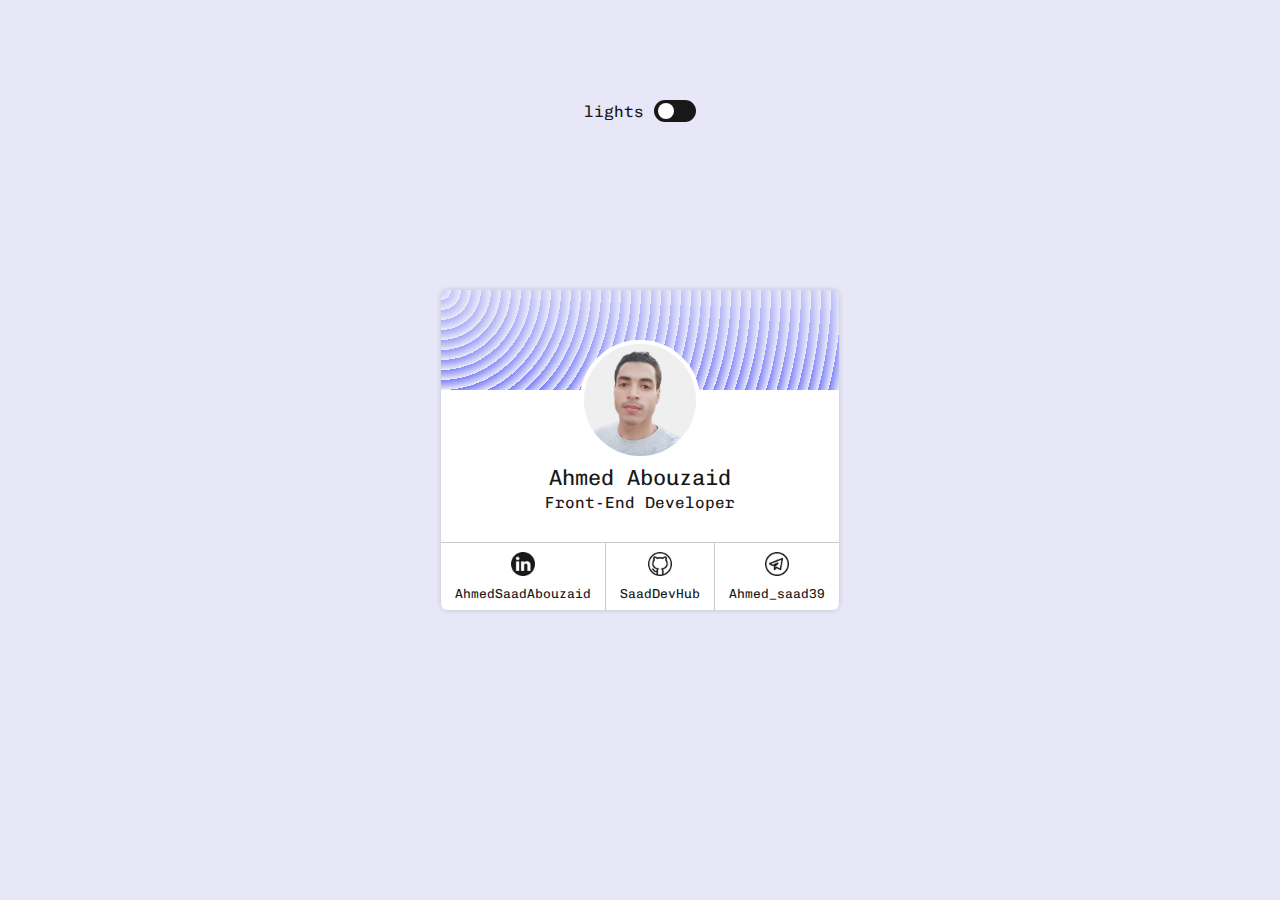
<file: index.html>
<!DOCTYPE html>
<html lang="en">
  <head>
    <meta charset="UTF-8" />
    <meta name="viewport" content="width=device-width, initial-scale=1.0" />
    <title>Ahmed Abouzaid</title>
    <link rel="preconnect" href="https://fonts.googleapis.com" />
    <link rel="preconnect" href="https://fonts.gstatic.com" crossorigin />
    <link
      href="https://fonts.googleapis.com/css2?family=Chivo+Mono:wght@500;600;700&display=swap"
      rel="stylesheet"
    />
    <link rel="stylesheet" href="./styles.css" />
  </head>
  <body>
    <div class="container">
      <div class="lights-switch">
        lights
        <input class="lights-input" type="checkbox" id="lights-input" />
        <label class="lights-label" for="lights-input"></label>
      </div>
      <article class="card">
        <div class="lights-container">
          <svg
            class="lights"
            width="484"
            height="66"
            viewBox="0 0 484 66"
            fill="none"
            xmlns="http://www.w3.org/2000/svg"
          >
            <path
              class="bulb-odd"
              d="M27 20.5C27 24.3679 26.1329 27.8202 24.7813 30.27C23.4102 32.7551 21.6775 34 20 34C18.3225 34 16.5898 32.7551 15.2187 30.27C13.8671 27.8202 13 24.3679 13 20.5C13 16.6321 13.8671 13.1798 15.2187 10.73C16.5898 8.24494 18.3225 7 20 7C21.6775 7 23.4102 8.24494 24.7813 10.73C26.1329 13.1798 27 16.6321 27 20.5Z"
              fill="#EB5757"
            />
            <path
              d="M27 20.5C27 24.3679 26.1329 27.8202 24.7813 30.27C23.4102 32.7551 21.6775 34 20 34C18.3225 34 16.5898 32.7551 15.2187 30.27C13.8671 27.8202 13 24.3679 13 20.5C13 16.6321 13.8671 13.1798 15.2187 10.73C16.5898 8.24494 18.3225 7 20 7C21.6775 7 23.4102 8.24494 24.7813 10.73C26.1329 13.1798 27 16.6321 27 20.5Z"
              stroke="black"
              stroke-width="2"
            />
            <path
              d="M27 20.5C27 24.3679 26.1329 27.8202 24.7813 30.27C23.4102 32.7551 21.6775 34 20 34C18.3225 34 16.5898 32.7551 15.2187 30.27C13.8671 27.8202 13 24.3679 13 20.5C13 16.6321 13.8671 13.1798 15.2187 10.73C16.5898 8.24494 18.3225 7 20 7C21.6775 7 23.4102 8.24494 24.7813 10.73C26.1329 13.1798 27 16.6321 27 20.5Z"
              stroke="black"
              stroke-opacity="0.2"
              stroke-width="2"
            />
            <path
              class="bulb-even"
              d="M153 39.5C153 43.3679 152.133 46.8202 150.781 49.27C149.41 51.7551 147.678 53 146 53C144.322 53 142.59 51.7551 141.219 49.27C139.867 46.8202 139 43.3679 139 39.5C139 35.6321 139.867 32.1798 141.219 29.73C142.59 27.2449 144.322 26 146 26C147.678 26 149.41 27.2449 150.781 29.73C152.133 32.1798 153 35.6321 153 39.5Z"
              fill="#F2C94C"
            />
            <path
              d="M153 39.5C153 43.3679 152.133 46.8202 150.781 49.27C149.41 51.7551 147.678 53 146 53C144.322 53 142.59 51.7551 141.219 49.27C139.867 46.8202 139 43.3679 139 39.5C139 35.6321 139.867 32.1798 141.219 29.73C142.59 27.2449 144.322 26 146 26C147.678 26 149.41 27.2449 150.781 29.73C152.133 32.1798 153 35.6321 153 39.5Z"
              stroke="black"
              stroke-width="2"
            />
            <path
              d="M153 39.5C153 43.3679 152.133 46.8202 150.781 49.27C149.41 51.7551 147.678 53 146 53C144.322 53 142.59 51.7551 141.219 49.27C139.867 46.8202 139 43.3679 139 39.5C139 35.6321 139.867 32.1798 141.219 29.73C142.59 27.2449 144.322 26 146 26C147.678 26 149.41 27.2449 150.781 29.73C152.133 32.1798 153 35.6321 153 39.5Z"
              stroke="black"
              stroke-opacity="0.2"
              stroke-width="2"
            />
            <path
              class="bulb-odd"
              d="M107 34.5C107 38.3679 106.133 41.8202 104.781 44.27C103.41 46.7551 101.678 48 100 48C98.3225 48 96.5898 46.7551 95.2187 44.27C93.8671 41.8202 93 38.3679 93 34.5C93 30.6321 93.8671 27.1798 95.2187 24.73C96.5898 22.2449 98.3225 21 100 21C101.678 21 103.41 22.2449 104.781 24.73C106.133 27.1798 107 30.6321 107 34.5Z"
              fill="#EB5757"
            />
            <path
              d="M107 34.5C107 38.3679 106.133 41.8202 104.781 44.27C103.41 46.7551 101.678 48 100 48C98.3225 48 96.5898 46.7551 95.2187 44.27C93.8671 41.8202 93 38.3679 93 34.5C93 30.6321 93.8671 27.1798 95.2187 24.73C96.5898 22.2449 98.3225 21 100 21C101.678 21 103.41 22.2449 104.781 24.73C106.133 27.1798 107 30.6321 107 34.5Z"
              stroke="black"
              stroke-width="2"
            />
            <path
              d="M107 34.5C107 38.3679 106.133 41.8202 104.781 44.27C103.41 46.7551 101.678 48 100 48C98.3225 48 96.5898 46.7551 95.2187 44.27C93.8671 41.8202 93 38.3679 93 34.5C93 30.6321 93.8671 27.1798 95.2187 24.73C96.5898 22.2449 98.3225 21 100 21C101.678 21 103.41 22.2449 104.781 24.73C106.133 27.1798 107 30.6321 107 34.5Z"
              stroke="black"
              stroke-opacity="0.2"
              stroke-width="2"
            />
            <path
              class="bulb-even"
              d="M63 27.5C63 31.3679 62.1329 34.8202 60.7813 37.27C59.4102 39.7551 57.6775 41 56 41C54.3225 41 52.5898 39.7551 51.2187 37.27C49.8671 34.8202 49 31.3679 49 27.5C49 23.6321 49.8671 20.1798 51.2187 17.73C52.5898 15.2449 54.3225 14 56 14C57.6775 14 59.4102 15.2449 60.7813 17.73C62.1329 20.1798 63 23.6321 63 27.5Z"
              fill="#F2C94C"
            />
            <path
              d="M63 27.5C63 31.3679 62.1329 34.8202 60.7813 37.27C59.4102 39.7551 57.6775 41 56 41C54.3225 41 52.5898 39.7551 51.2187 37.27C49.8671 34.8202 49 31.3679 49 27.5C49 23.6321 49.8671 20.1798 51.2187 17.73C52.5898 15.2449 54.3225 14 56 14C57.6775 14 59.4102 15.2449 60.7813 17.73C62.1329 20.1798 63 23.6321 63 27.5Z"
              stroke="black"
              stroke-width="2"
            />
            <path
              d="M63 27.5C63 31.3679 62.1329 34.8202 60.7813 37.27C59.4102 39.7551 57.6775 41 56 41C54.3225 41 52.5898 39.7551 51.2187 37.27C49.8671 34.8202 49 31.3679 49 27.5C49 23.6321 49.8671 20.1798 51.2187 17.73C52.5898 15.2449 54.3225 14 56 14C57.6775 14 59.4102 15.2449 60.7813 17.73C62.1329 20.1798 63 23.6321 63 27.5Z"
              stroke="black"
              stroke-opacity="0.2"
              stroke-width="2"
            />
            <path
              class="bulb-odd"
              d="M397 33.5C397 37.3679 396.133 40.8202 394.781 43.27C393.41 45.7551 391.678 47 390 47C388.322 47 386.59 45.7551 385.219 43.27C383.867 40.8202 383 37.3679 383 33.5C383 29.6321 383.867 26.1798 385.219 23.73C386.59 21.2449 388.322 20 390 20C391.678 20 393.41 21.2449 394.781 23.73C396.133 26.1798 397 29.6321 397 33.5Z"
              fill="#EB5757"
            />
            <path
              d="M397 33.5C397 37.3679 396.133 40.8202 394.781 43.27C393.41 45.7551 391.678 47 390 47C388.322 47 386.59 45.7551 385.219 43.27C383.867 40.8202 383 37.3679 383 33.5C383 29.6321 383.867 26.1798 385.219 23.73C386.59 21.2449 388.322 20 390 20C391.678 20 393.41 21.2449 394.781 23.73C396.133 26.1798 397 29.6321 397 33.5Z"
              stroke="black"
              stroke-width="2"
            />
            <path
              d="M397 33.5C397 37.3679 396.133 40.8202 394.781 43.27C393.41 45.7551 391.678 47 390 47C388.322 47 386.59 45.7551 385.219 43.27C383.867 40.8202 383 37.3679 383 33.5C383 29.6321 383.867 26.1798 385.219 23.73C386.59 21.2449 388.322 20 390 20C391.678 20 393.41 21.2449 394.781 23.73C396.133 26.1798 397 29.6321 397 33.5Z"
              stroke="black"
              stroke-opacity="0.2"
              stroke-width="2"
            />
            <path
              class="bulb-even"
              d="M437 26.5C437 30.3679 436.133 33.8202 434.781 36.27C433.41 38.7551 431.678 40 430 40C428.322 40 426.59 38.7551 425.219 36.27C423.867 33.8202 423 30.3679 423 26.5C423 22.6321 423.867 19.1798 425.219 16.73C426.59 14.2449 428.322 13 430 13C431.678 13 433.41 14.2449 434.781 16.73C436.133 19.1798 437 22.6321 437 26.5Z"
              fill="#F2C94C"
            />
            <path
              d="M437 26.5C437 30.3679 436.133 33.8202 434.781 36.27C433.41 38.7551 431.678 40 430 40C428.322 40 426.59 38.7551 425.219 36.27C423.867 33.8202 423 30.3679 423 26.5C423 22.6321 423.867 19.1798 425.219 16.73C426.59 14.2449 428.322 13 430 13C431.678 13 433.41 14.2449 434.781 16.73C436.133 19.1798 437 22.6321 437 26.5Z"
              stroke="black"
              stroke-width="2"
            />
            <path
              d="M437 26.5C437 30.3679 436.133 33.8202 434.781 36.27C433.41 38.7551 431.678 40 430 40C428.322 40 426.59 38.7551 425.219 36.27C423.867 33.8202 423 30.3679 423 26.5C423 22.6321 423.867 19.1798 425.219 16.73C426.59 14.2449 428.322 13 430 13C431.678 13 433.41 14.2449 434.781 16.73C436.133 19.1798 437 22.6321 437 26.5Z"
              stroke="black"
              stroke-opacity="0.2"
              stroke-width="2"
            />
            <path
              class="bulb-even"
              d="M351 39.5C351 43.3679 350.133 46.8202 348.781 49.27C347.41 51.7551 345.678 53 344 53C342.322 53 340.59 51.7551 339.219 49.27C337.867 46.8202 337 43.3679 337 39.5C337 35.6321 337.867 32.1798 339.219 29.73C340.59 27.2449 342.322 26 344 26C345.678 26 347.41 27.2449 348.781 29.73C350.133 32.1798 351 35.6321 351 39.5Z"
              fill="#F2C94C"
            />
            <path
              d="M351 39.5C351 43.3679 350.133 46.8202 348.781 49.27C347.41 51.7551 345.678 53 344 53C342.322 53 340.59 51.7551 339.219 49.27C337.867 46.8202 337 43.3679 337 39.5C337 35.6321 337.867 32.1798 339.219 29.73C340.59 27.2449 342.322 26 344 26C345.678 26 347.41 27.2449 348.781 29.73C350.133 32.1798 351 35.6321 351 39.5Z"
              stroke="black"
              stroke-width="2"
            />
            <path
              d="M351 39.5C351 43.3679 350.133 46.8202 348.781 49.27C347.41 51.7551 345.678 53 344 53C342.322 53 340.59 51.7551 339.219 49.27C337.867 46.8202 337 43.3679 337 39.5C337 35.6321 337.867 32.1798 339.219 29.73C340.59 27.2449 342.322 26 344 26C345.678 26 347.41 27.2449 348.781 29.73C350.133 32.1798 351 35.6321 351 39.5Z"
              stroke="black"
              stroke-opacity="0.2"
              stroke-width="2"
            />
            <path
              class="bulb-odd"
              d="M201 42.5C201 46.3679 200.133 49.8202 198.781 52.27C197.41 54.7551 195.678 56 194 56C192.322 56 190.59 54.7551 189.219 52.27C187.867 49.8202 187 46.3679 187 42.5C187 38.6321 187.867 35.1798 189.219 32.73C190.59 30.2449 192.322 29 194 29C195.678 29 197.41 30.2449 198.781 32.73C200.133 35.1798 201 38.6321 201 42.5Z"
              fill="#EB5757"
            />
            <path
              d="M201 42.5C201 46.3679 200.133 49.8202 198.781 52.27C197.41 54.7551 195.678 56 194 56C192.322 56 190.59 54.7551 189.219 52.27C187.867 49.8202 187 46.3679 187 42.5C187 38.6321 187.867 35.1798 189.219 32.73C190.59 30.2449 192.322 29 194 29C195.678 29 197.41 30.2449 198.781 32.73C200.133 35.1798 201 38.6321 201 42.5Z"
              stroke="black"
              stroke-width="2"
            />
            <path
              d="M201 42.5C201 46.3679 200.133 49.8202 198.781 52.27C197.41 54.7551 195.678 56 194 56C192.322 56 190.59 54.7551 189.219 52.27C187.867 49.8202 187 46.3679 187 42.5C187 38.6321 187.867 35.1798 189.219 32.73C190.59 30.2449 192.322 29 194 29C195.678 29 197.41 30.2449 198.781 32.73C200.133 35.1798 201 38.6321 201 42.5Z"
              stroke="black"
              stroke-opacity="0.2"
              stroke-width="2"
            />
            <path
              class="bulb-odd"
              d="M301 42.5C301 46.3679 300.133 49.8202 298.781 52.27C297.41 54.7551 295.678 56 294 56C292.322 56 290.59 54.7551 289.219 52.27C287.867 49.8202 287 46.3679 287 42.5C287 38.6321 287.867 35.1798 289.219 32.73C290.59 30.2449 292.322 29 294 29C295.678 29 297.41 30.2449 298.781 32.73C300.133 35.1798 301 38.6321 301 42.5Z"
              fill="#EB5757"
            />
            <path
              d="M301 42.5C301 46.3679 300.133 49.8202 298.781 52.27C297.41 54.7551 295.678 56 294 56C292.322 56 290.59 54.7551 289.219 52.27C287.867 49.8202 287 46.3679 287 42.5C287 38.6321 287.867 35.1798 289.219 32.73C290.59 30.2449 292.322 29 294 29C295.678 29 297.41 30.2449 298.781 32.73C300.133 35.1798 301 38.6321 301 42.5Z"
              stroke="black"
              stroke-width="2"
            />
            <path
              d="M301 42.5C301 46.3679 300.133 49.8202 298.781 52.27C297.41 54.7551 295.678 56 294 56C292.322 56 290.59 54.7551 289.219 52.27C287.867 49.8202 287 46.3679 287 42.5C287 38.6321 287.867 35.1798 289.219 32.73C290.59 30.2449 292.322 29 294 29C295.678 29 297.41 30.2449 298.781 32.73C300.133 35.1798 301 38.6321 301 42.5Z"
              stroke="black"
              stroke-opacity="0.2"
              stroke-width="2"
            />
            <path
              class="bulb-odd"
              d="M477 19.5C477 23.3679 476.133 26.8202 474.781 29.27C473.41 31.7551 471.678 33 470 33C468.322 33 466.59 31.7551 465.219 29.27C463.867 26.8202 463 23.3679 463 19.5C463 15.6321 463.867 12.1798 465.219 9.73003C466.59 7.24494 468.322 6 470 6C471.678 6 473.41 7.24494 474.781 9.73003C476.133 12.1798 477 15.6321 477 19.5Z"
              fill="#EB5757"
            />
            <path
              d="M477 19.5C477 23.3679 476.133 26.8202 474.781 29.27C473.41 31.7551 471.678 33 470 33C468.322 33 466.59 31.7551 465.219 29.27C463.867 26.8202 463 23.3679 463 19.5C463 15.6321 463.867 12.1798 465.219 9.73003C466.59 7.24494 468.322 6 470 6C471.678 6 473.41 7.24494 474.781 9.73003C476.133 12.1798 477 15.6321 477 19.5Z"
              stroke="black"
              stroke-width="2"
            />
            <path
              d="M477 19.5C477 23.3679 476.133 26.8202 474.781 29.27C473.41 31.7551 471.678 33 470 33C468.322 33 466.59 31.7551 465.219 29.27C463.867 26.8202 463 23.3679 463 19.5C463 15.6321 463.867 12.1798 465.219 9.73003C466.59 7.24494 468.322 6 470 6C471.678 6 473.41 7.24494 474.781 9.73003C476.133 12.1798 477 15.6321 477 19.5Z"
              stroke="black"
              stroke-opacity="0.2"
              stroke-width="2"
            />
            <path
              class="bulb-even"
              d="M256 45.5C256 49.3679 255.133 52.8202 253.781 55.27C252.41 57.7551 250.678 59 249 59C247.322 59 245.59 57.7551 244.219 55.27C242.867 52.8202 242 49.3679 242 45.5C242 41.6321 242.867 38.1798 244.219 35.73C245.59 33.2449 247.322 32 249 32C250.678 32 252.41 33.2449 253.781 35.73C255.133 38.1798 256 41.6321 256 45.5Z"
              fill="#F2C94C"
            />
            <path
              d="M256 45.5C256 49.3679 255.133 52.8202 253.781 55.27C252.41 57.7551 250.678 59 249 59C247.322 59 245.59 57.7551 244.219 55.27C242.867 52.8202 242 49.3679 242 45.5C242 41.6321 242.867 38.1798 244.219 35.73C245.59 33.2449 247.322 32 249 32C250.678 32 252.41 33.2449 253.781 35.73C255.133 38.1798 256 41.6321 256 45.5Z"
              stroke="black"
              stroke-width="2"
            />
            <path
              d="M256 45.5C256 49.3679 255.133 52.8202 253.781 55.27C252.41 57.7551 250.678 59 249 59C247.322 59 245.59 57.7551 244.219 55.27C242.867 52.8202 242 49.3679 242 45.5C242 41.6321 242.867 38.1798 244.219 35.73C245.59 33.2449 247.322 32 249 32C250.678 32 252.41 33.2449 253.781 35.73C255.133 38.1798 256 41.6321 256 45.5Z"
              stroke="black"
              stroke-opacity="0.2"
              stroke-width="2"
            />
            <g filter="url(#filter0_dd_102_8)">
              <path
                d="M5.06649 3.39853L109.21 22.3789L242.556 30.3536L365.198 22.3303L478.109 3.30887"
                stroke="#080808"
                stroke-width="2"
                stroke-linecap="round"
              />
            </g>
            <defs>
              <filter
                id="filter0_dd_102_8"
                x="0.0663147"
                y="2.30872"
                width="483.042"
                height="37.0468"
                filterUnits="userSpaceOnUse"
                color-interpolation-filters="sRGB"
              >
                <feFlood flood-opacity="0" result="BackgroundImageFix" />
                <feColorMatrix
                  in="SourceAlpha"
                  type="matrix"
                  values="0 0 0 0 0 0 0 0 0 0 0 0 0 0 0 0 0 0 127 0"
                  result="hardAlpha"
                />
                <feOffset dy="4" />
                <feGaussianBlur stdDeviation="2" />
                <feComposite in2="hardAlpha" operator="out" />
                <feColorMatrix
                  type="matrix"
                  values="0 0 0 0 0 0 0 0 0 0 0 0 0 0 0 0 0 0 0.25 0"
                />
                <feBlend
                  mode="normal"
                  in2="BackgroundImageFix"
                  result="effect1_dropShadow_102_8"
                />
                <feColorMatrix
                  in="SourceAlpha"
                  type="matrix"
                  values="0 0 0 0 0 0 0 0 0 0 0 0 0 0 0 0 0 0 127 0"
                  result="hardAlpha"
                />
                <feOffset dy="4" />
                <feGaussianBlur stdDeviation="2" />
                <feComposite in2="hardAlpha" operator="out" />
                <feColorMatrix
                  type="matrix"
                  values="0 0 0 0 0 0 0 0 0 0 0 0 0 0 0 0 0 0 0.25 0"
                />
                <feBlend
                  mode="normal"
                  in2="effect1_dropShadow_102_8"
                  result="effect2_dropShadow_102_8"
                />
                <feBlend
                  mode="normal"
                  in="SourceGraphic"
                  in2="effect2_dropShadow_102_8"
                  result="shape"
                />
              </filter>
            </defs>
          </svg>
        </div>
        <div class="top"></div>
        <div class="middle">
          <img
            class="picture"
            src="./assets/personal-pic.png"
            alt="picture of Ahmed Abouzaid"
          />
          <h1 class="name">Ahmed Abouzaid</h1>
          <h2 class="title">Front-End Developer</h2>
        </div>
        <div class="bottom">
          <ul class="socials">
            <li class="social">
              <a
                href="https://www.linkedin.com/in/ahmed-saad-abouzaid"
                target="_blank"
              >
                <img
                  class="icon"
                  src="./assets/linkedin.png"
                  alt="linkedin logo"
                />
                <h3 class="social-user-name">AhmedSaadAbouzaid</h3>
              </a>
            </li>
            <li class="social">
              <a href="https://github.com/SaadDevHub" target="_blank">
                <img class="icon" src="./assets/github.png" alt="github logo" />
                <h3 class="social-user-name">SaadDevHub</h3>
              </a>
            </li>
            <li class="social">
              <a href="https://t.me/Ahmed_saad39" target="_blank">
                <img
                  class="icon"
                  src="./assets/telegram.png"
                  alt="telegram logo"
                />
                <h3 class="social-user-name">Ahmed_saad39</h3>
              </a>
            </li>
          </ul>
        </div>
      </article>
    </div>
  </body>
</html>
</file>
<file: styles.css>
* {
  margin: 0;
  padding: 0;
  font: inherit;
}

/* Font size 10px = 1rem */
html {
  font-size: 62.5%;
}

*,
*::before,
*::after {
  box-sizing: border-box;
}

a {
  color: inherit;
  display: inline-block;
  text-decoration: none;
}

button {
  background-color: transparent;
  border: none;
  cursor: pointer;
}

ul,
ol {
  list-style: none;
}

/* card styles */
body {
  font-size: 1.6rem;
  font-family: "Chivo Mono", monospace;
}

.container {
  display: flex;
  align-items: center;
  justify-content: center;
  min-height: 100vh;
  background-color: #e5e5f7;
  opacity: 0.9;
  background-image: radial-gradient(#444cf7 0.5px, #e5e5f7 0.5px);
  background-size: 1.2rem 1.2rem;
}

.lights-switch {
  display: flex;
  align-items: center;
  gap: 1rem;
  position: absolute;
  top: 10rem;
}

.lights-input {
  display: none;
}

.lights-label {
  content: "";
  width: 4.2rem;
  height: 2.2rem;
  border-radius: 1.5rem;
  padding: 0.3rem 0.4rem;
  background-color: #000;
  cursor: pointer;
  transition: all 0.3s;
}

.lights-label::after {
  content: "";
  width: 1.6rem;
  height: 1.6rem;
  border-radius: 50%;
  display: block;
  background-color: #fff;
  transition: 0.3s;
}

.lights-input:checked + .lights-label {
  background-color: rgb(0, 188, 0);
}

.lights-input:checked + .lights-label::after {
  transform: translateX(2rem);
}

.card {
  min-width: 35rem;
  display: flex;
  flex-direction: column;
  border-radius: 0.6rem;
  overflow: hidden;
  background-color: #fff;
  box-shadow: 0 0 0.5rem rgba(0, 0, 0, 0.2);
}

.lights-container {
  position: relative;
}

.lights {
  opacity: 0;
  visibility: hidden;
  transition: 0.3s;
  width: 39rem;
  position: absolute;
  top: -1rem;
  z-index: 2;
}

.bulb-odd {
  animation: party 0.6s alternate infinite;
}

.bulb-even {
  animation: party 0.6s alternate-reverse infinite;
}

@keyframes party {
  0% {
    fill: #ff0000;
  }

  100% {
    fill: #fff500;
  }
}

.container:has(.lights-input:checked) .lights {
  opacity: 1;
  visibility: visible;
}

.top {
  height: 10rem;
  background-color: #e5e5f7;
  opacity: 0.8;
  background-image: repeating-radial-gradient(
      circle at 0 0,
      transparent 0,
      #e5e5f7 10px
    ),
    repeating-linear-gradient(#444cf755, #444cf7);
}

.middle {
  margin: 0 auto;
  text-align: center;
  margin-top: -5rem;
  z-index: 1;
}

.picture {
  object-fit: contain;
  border-radius: 50%;
  width: 12rem;
  height: 12rem;
  border: 0.4rem solid #fff;
  background-color: #eee;
}

.name {
  font-size: 2.2rem;
  margin-bottom: 0.2rem;
}

.title {
  font-size: 1.6rem;
}

.bottom {
  border-top: 0.1rem solid #c4c4c4;
  margin-top: 3rem;
  display: flex;
  justify-content: space-around;
}

.socials {
  display: flex;
}

.icon {
  width: 2.4rem;
  height: 2.4rem;
  align-self: center;
}

.social:hover {
  background-color: #8f92cc71;
}

.social {
  padding: 0.9rem 1.4rem;
  transition: 0.4s;
}

.social:nth-child(2) {
  border-left: 0.1rem solid #c4c4c4;
  border-right: 0.1rem solid #c4c4c4;
}

.social a {
  display: flex;
  flex-direction: column;
  gap: 1rem;
}

.social-user-name {
  font-size: 1.3rem;
}
</file>
